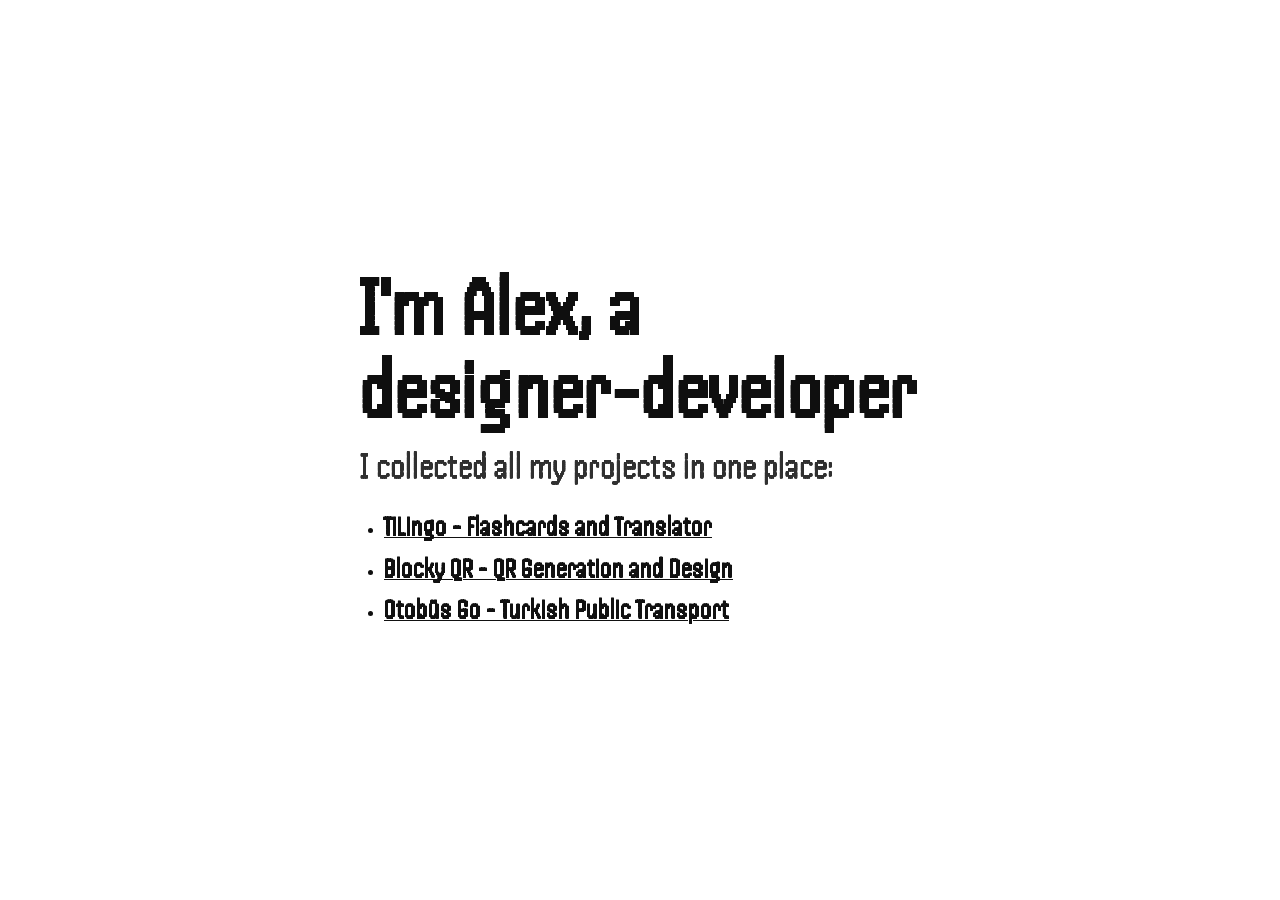
<file: index.html>
<!doctype html>
<html lang="en">
<head>
  <meta charset="utf-8">
  <meta name="viewport" content="width=device-width, initial-scale=1">
  <link rel="preconnect" href="https://fonts.googleapis.com">
  <link rel="preconnect" href="https://fonts.gstatic.com" crossorigin>
  <link href="https://fonts.googleapis.com/css2?family=Handjet:wght@400;500;700;800&display=swap" rel="stylesheet">
  <link rel="stylesheet" href="./assets/css/index.css">
  <title>Alex Projects</title>
</head>
<body>
  <main class="home">
    <h1 class="intro-title">I'm Alex, a <span class="no-break">designer-developer</span></h1>
    <p class="intro-subtitle">I collected all my projects in one place:</p>
    <ul class="project-list">
      <li><a href="https://tilingo.app" target="_blank" rel="noopener noreferrer">TiLingo - Flashcards and Translator</a></li>
      <li><a href="./blocky-qr/index.html">Blocky QR - QR Generation and Design</a></li>
      <li><a href="https://otobusgo.com" target="_blank" rel="noopener noreferrer">Otobüs Go - Turkish Public Transport</a></li>
    </ul>
  </main>
</body>
</html>
</file>
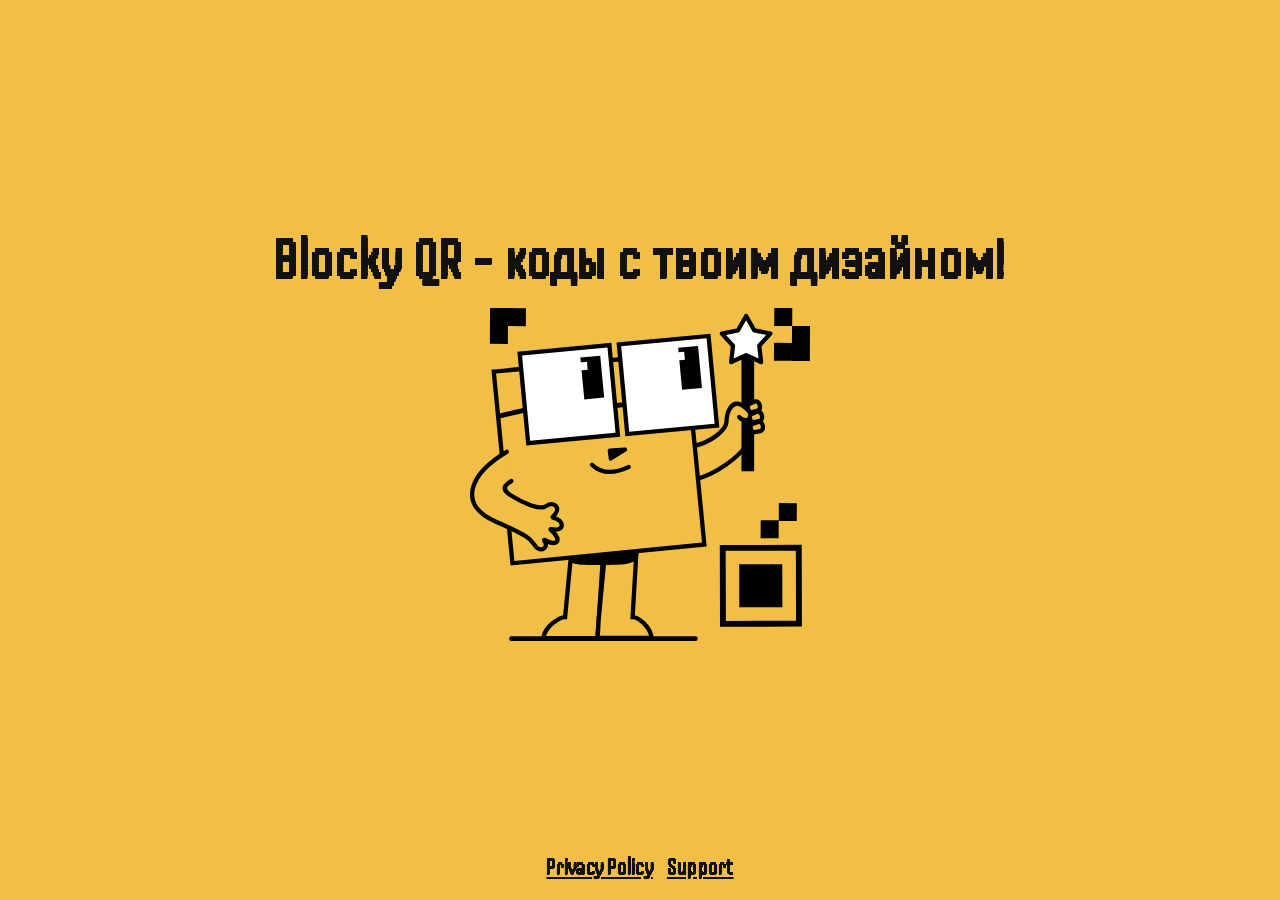
<file: blocky-qr/index.html>
<!doctype html>
<html lang="en">
<head>
  <meta charset="utf-8">
  <meta name="viewport" content="width=device-width, initial-scale=1">
  <link rel="preconnect" href="https://fonts.googleapis.com">
  <link rel="preconnect" href="https://fonts.gstatic.com" crossorigin>
  <link href="https://fonts.googleapis.com/css2?family=Handjet:wght@500;700;800&display=swap" rel="stylesheet">
  <link rel="stylesheet" href="../assets/css/qrlab.css">
  <title>Blocky QR</title>
</head>
<body>
  <main class="qrlab-home">
    <section class="hero" aria-label="Blocky QR Intro">
      <h1>Blocky QR - коды с твоим дизайном!</h1>
      <img src="../assets/images/qr lab.svg" alt="Blocky QR illustration">
    </section>
    <nav class="bottom-links" aria-label="Blocky QR links">
      <a class="bottom-link" href="./privacy/index.html">Privacy Policy</a>
      <a class="bottom-link" href="./support/index.html">Support</a>
    </nav>
  </main>
</body>
</html>
</file>
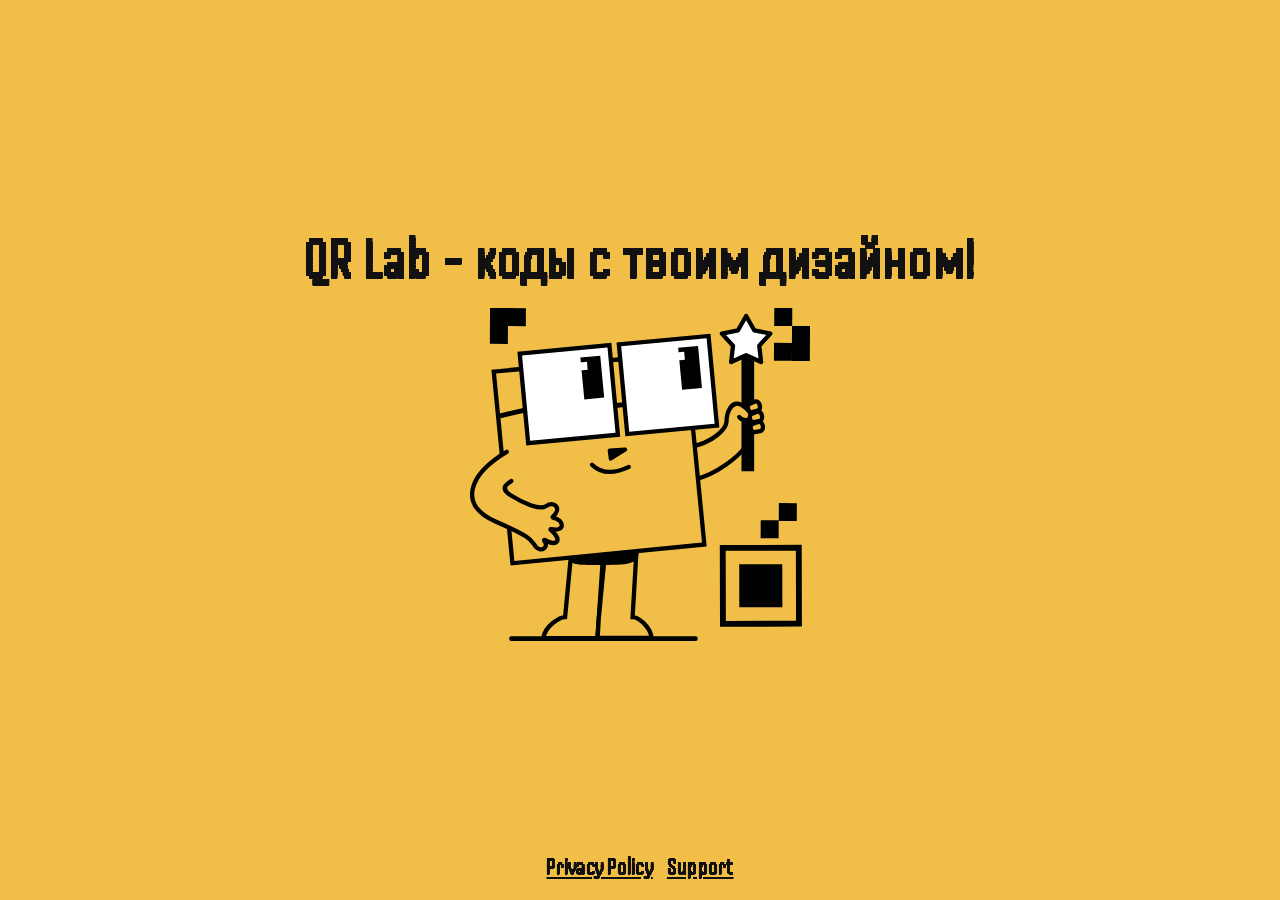
<file: qrlab/index.html>
<!doctype html>
<html lang="en">
<head>
  <meta charset="utf-8">
  <meta name="viewport" content="width=device-width, initial-scale=1">
  <link rel="preconnect" href="https://fonts.googleapis.com">
  <link rel="preconnect" href="https://fonts.gstatic.com" crossorigin>
  <link href="https://fonts.googleapis.com/css2?family=Handjet:wght@500;700;800&display=swap" rel="stylesheet">
  <link rel="stylesheet" href="../assets/css/qrlab.css">
  <title>QR Lab</title>
</head>
<body>
  <main class="qrlab-home">
    <section class="hero" aria-label="QR Lab Intro">
      <h1>QR Lab - коды с твоим дизайном!</h1>
      <img src="../assets/images/qr lab.svg" alt="QR Lab illustration">
    </section>
    <nav class="bottom-links" aria-label="QR Lab links">
      <a class="bottom-link" href="./privacy/index.html">Privacy Policy</a>
      <a class="bottom-link" href="./support/index.html">Support</a>
    </nav>
  </main>
</body>
</html>
</file>
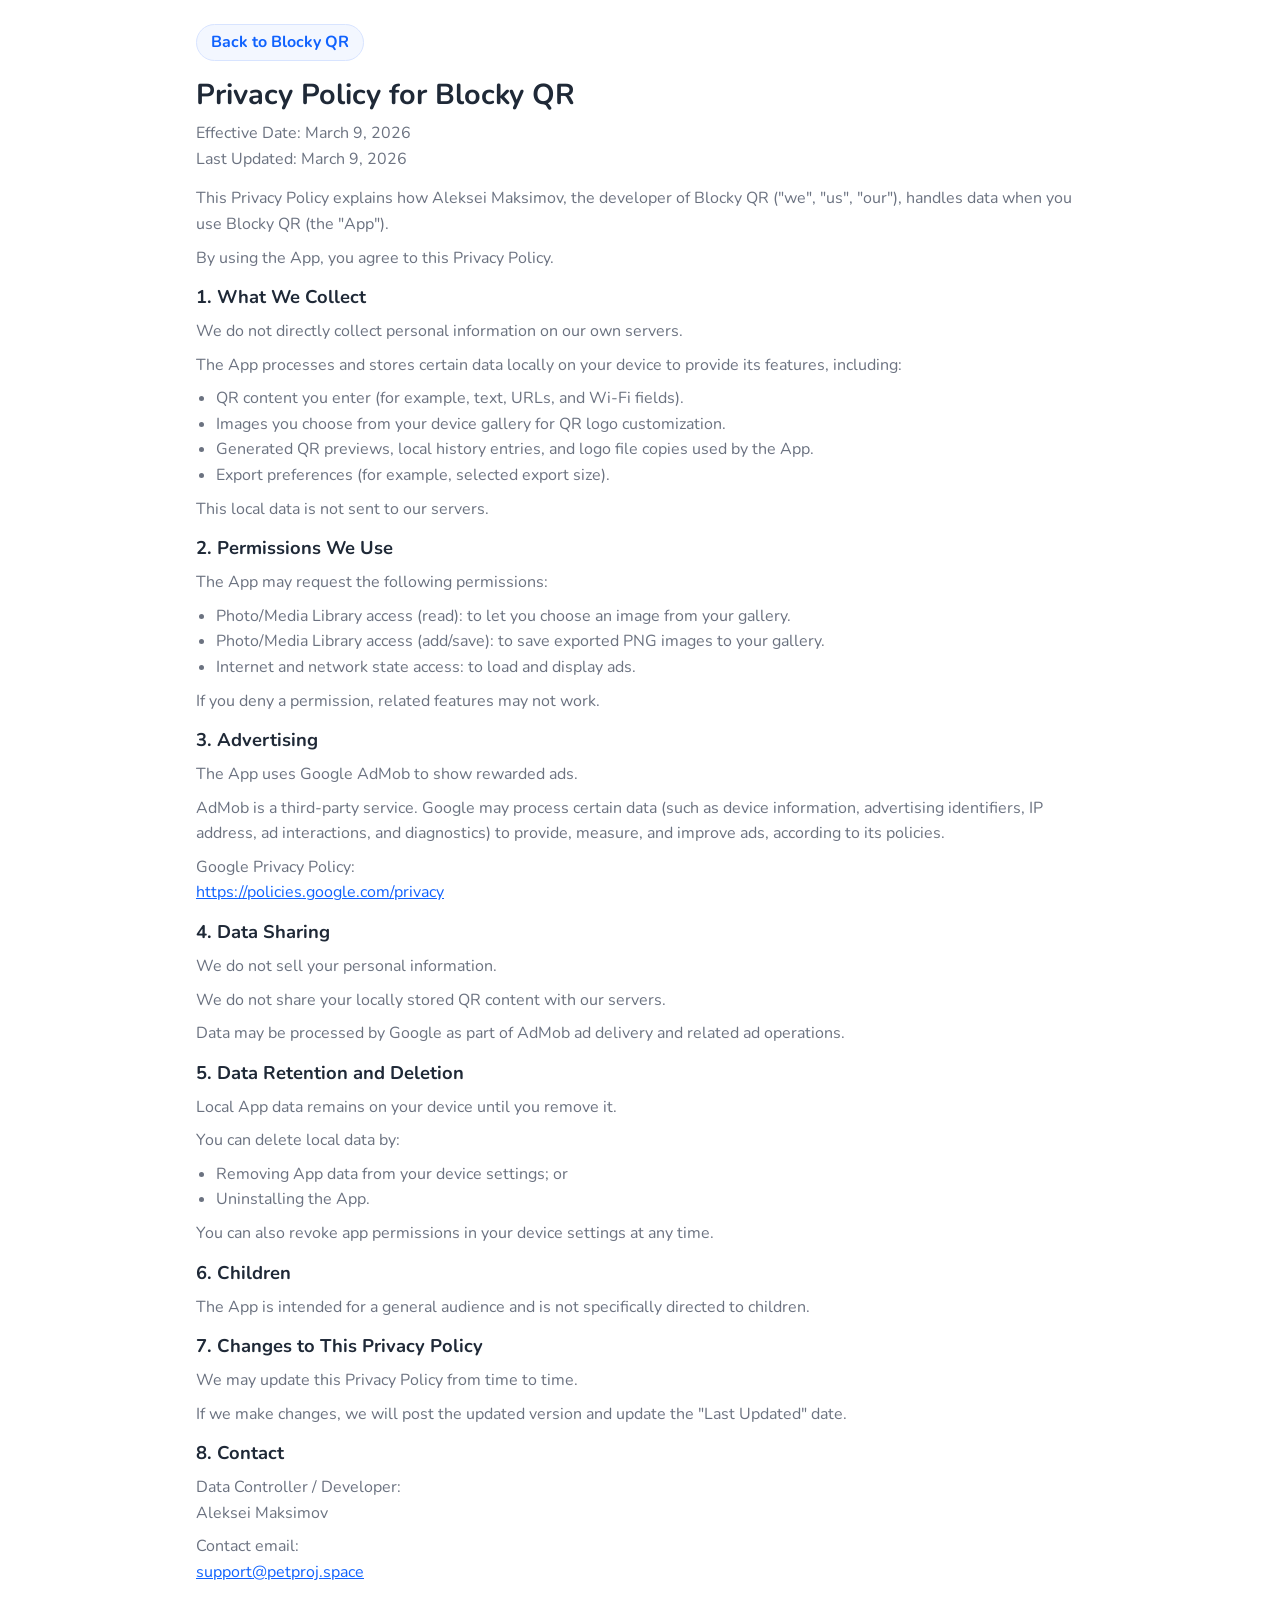
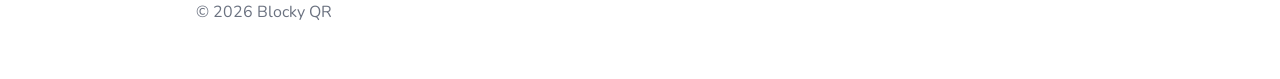
<file: blocky-qr/privacy/index.html>
<!doctype html>
<html lang="en">
<head>
  <meta charset="utf-8">
  <meta name="viewport" content="width=device-width, initial-scale=1">
  <link rel="preconnect" href="https://fonts.googleapis.com">
  <link rel="preconnect" href="https://fonts.gstatic.com" crossorigin>
  <link href="https://fonts.googleapis.com/css2?family=Nunito:wght@400;600;700&display=swap" rel="stylesheet">
  <link rel="stylesheet" href="../../assets/css/legal.css">
  <title>Privacy Policy for Blocky QR</title>
</head>
<body>
  <script>
    (function () {
      var params = new URLSearchParams(window.location.search);
      if (params.get("embedded") === "1") {
        document.body.classList.add("is-embedded");
      }
    })();
  </script>

  <div class="wrap">
    <nav class="top-nav" aria-label="Back navigation">
      <a class="back-link" href="../index.html">Back to Blocky QR</a>
    </nav>

    <header>
      <h1>Privacy Policy for Blocky QR</h1>
      <p class="meta">Effective Date: March 9, 2026<br>Last Updated: March 9, 2026</p>
    </header>

    <main>
      <section>
        <p>This Privacy Policy explains how Aleksei Maksimov, the developer of Blocky QR ("we", "us", "our"), handles data when you use Blocky QR (the "App").</p>
        <p>By using the App, you agree to this Privacy Policy.</p>
      </section>

      <section>
        <h2>1. What We Collect</h2>
        <p>We do not directly collect personal information on our own servers.</p>
        <p>The App processes and stores certain data locally on your device to provide its features, including:</p>
        <ul>
          <li>QR content you enter (for example, text, URLs, and Wi-Fi fields).</li>
          <li>Images you choose from your device gallery for QR logo customization.</li>
          <li>Generated QR previews, local history entries, and logo file copies used by the App.</li>
          <li>Export preferences (for example, selected export size).</li>
        </ul>
        <p>This local data is not sent to our servers.</p>
      </section>

      <section>
        <h2>2. Permissions We Use</h2>
        <p>The App may request the following permissions:</p>
        <ul>
          <li>Photo/Media Library access (read): to let you choose an image from your gallery.</li>
          <li>Photo/Media Library access (add/save): to save exported PNG images to your gallery.</li>
          <li>Internet and network state access: to load and display ads.</li>
        </ul>
        <p>If you deny a permission, related features may not work.</p>
      </section>

      <section>
        <h2>3. Advertising</h2>
        <p>The App uses Google AdMob to show rewarded ads.</p>
        <p>AdMob is a third-party service. Google may process certain data (such as device information, advertising identifiers, IP address, ad interactions, and diagnostics) to provide, measure, and improve ads, according to its policies.</p>
        <p>Google Privacy Policy:<br><a href="https://policies.google.com/privacy">https://policies.google.com/privacy</a></p>
      </section>

      <section>
        <h2>4. Data Sharing</h2>
        <p>We do not sell your personal information.</p>
        <p>We do not share your locally stored QR content with our servers.</p>
        <p>Data may be processed by Google as part of AdMob ad delivery and related ad operations.</p>
      </section>

      <section>
        <h2>5. Data Retention and Deletion</h2>
        <p>Local App data remains on your device until you remove it.</p>
        <p>You can delete local data by:</p>
        <ul>
          <li>Removing App data from your device settings; or</li>
          <li>Uninstalling the App.</li>
        </ul>
        <p>You can also revoke app permissions in your device settings at any time.</p>
      </section>

      <section>
        <h2>6. Children</h2>
        <p>The App is intended for a general audience and is not specifically directed to children.</p>
      </section>

      <section>
        <h2>7. Changes to This Privacy Policy</h2>
        <p>We may update this Privacy Policy from time to time.</p>
        <p>If we make changes, we will post the updated version and update the "Last Updated" date.</p>
      </section>

      <section>
        <h2>8. Contact</h2>
        <p>Data Controller / Developer:<br>Aleksei Maksimov</p>
        <p>Contact email:<br><a href="mailto:support@petproj.space">support@petproj.space</a></p>
      </section>
    </main>

    <footer>
      <p>&copy; 2026 Blocky QR</p>
    </footer>
  </div>
</body>
</html>
</file>
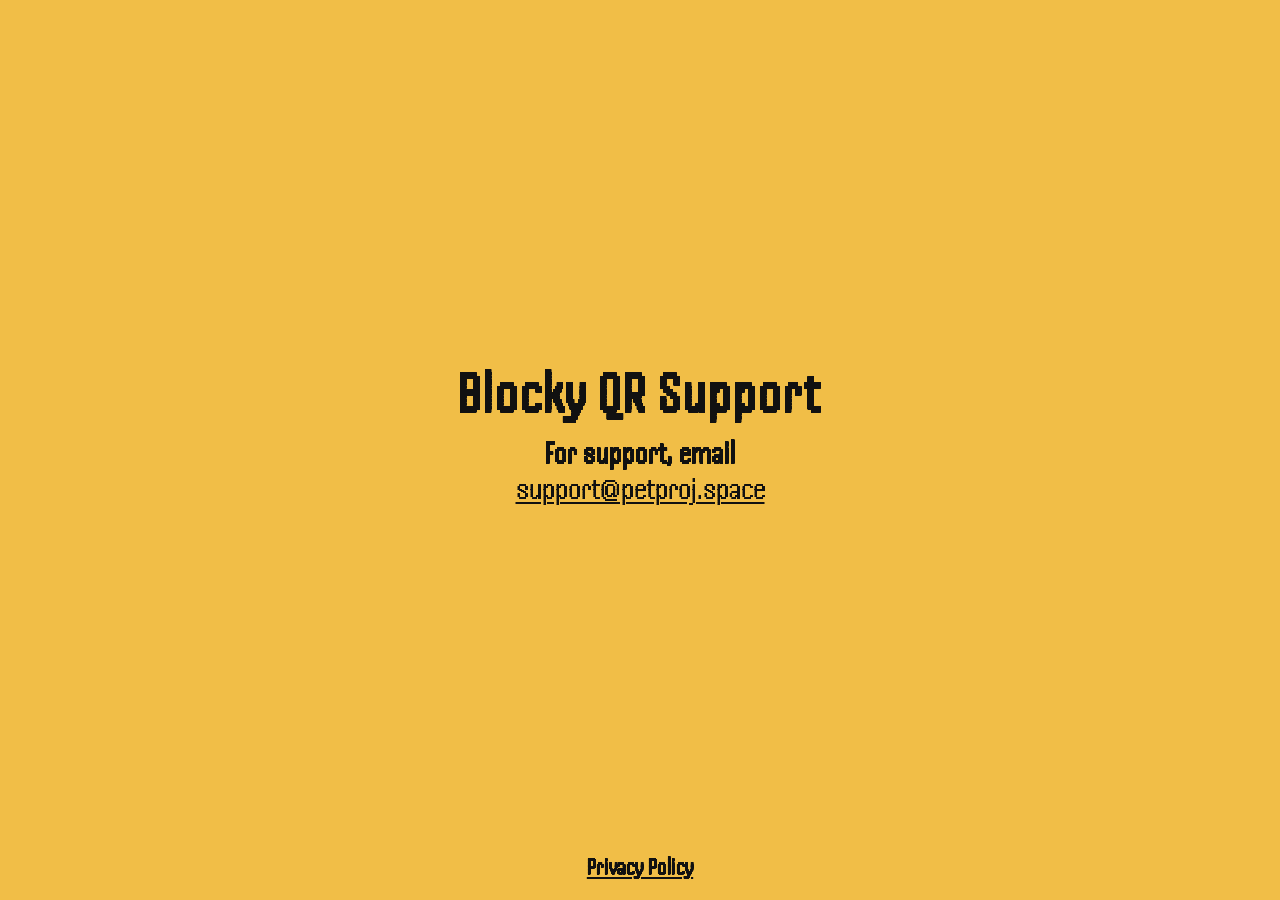
<file: blocky-qr/support/index.html>
<!doctype html>
<html lang="en">
<head>
  <meta charset="utf-8">
  <meta name="viewport" content="width=device-width, initial-scale=1">
  <link rel="preconnect" href="https://fonts.googleapis.com">
  <link rel="preconnect" href="https://fonts.gstatic.com" crossorigin>
  <link href="https://fonts.googleapis.com/css2?family=Handjet:wght@500;700;800&display=swap" rel="stylesheet">
  <link rel="stylesheet" href="../../assets/css/support.css">
  <title>Blocky QR Support</title>
</head>
<body>
  <main class="qrlab-support">
    <section class="support-copy" aria-label="Blocky QR Support">
      <h1>Blocky QR Support</h1>
      <p>For support, email <a href="mailto:support@petproj.space">support@petproj.space</a></p>
    </section>
    <a class="privacy-link" href="../privacy/index.html">Privacy Policy</a>
  </main>
</body>
</html>
</file>
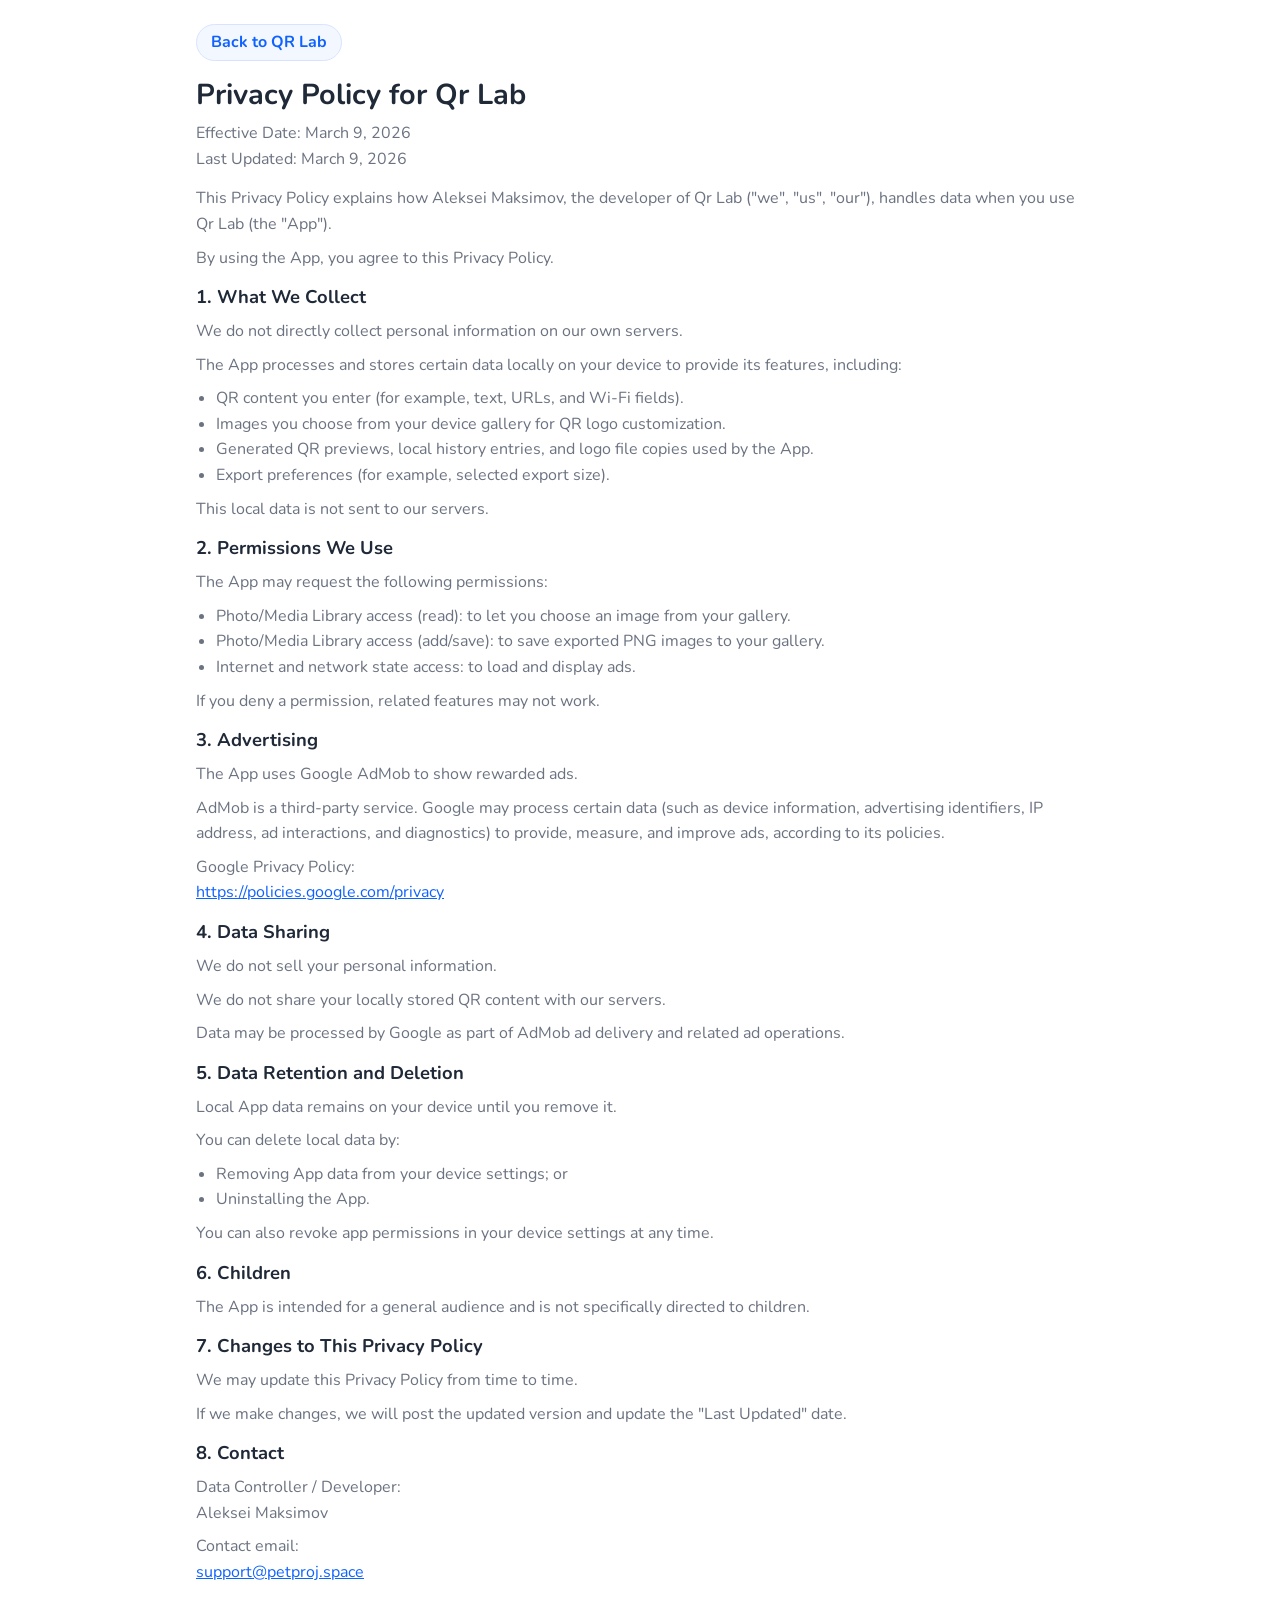
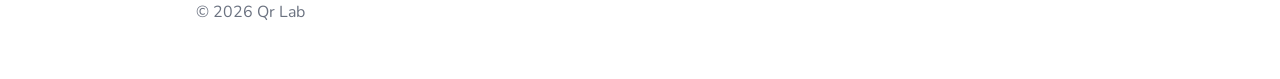
<file: qrlab/privacy/index.html>
<!doctype html>
<html lang="en">
<head>
  <meta charset="utf-8">
  <meta name="viewport" content="width=device-width, initial-scale=1">
  <link rel="preconnect" href="https://fonts.googleapis.com">
  <link rel="preconnect" href="https://fonts.gstatic.com" crossorigin>
  <link href="https://fonts.googleapis.com/css2?family=Nunito:wght@400;600;700&display=swap" rel="stylesheet">
  <link rel="stylesheet" href="../../assets/css/legal.css">
  <title>Privacy Policy for Qr Lab</title>
</head>
<body>
  <script>
    (function () {
      var params = new URLSearchParams(window.location.search);
      if (params.get("embedded") === "1") {
        document.body.classList.add("is-embedded");
      }
    })();
  </script>

  <div class="wrap">
    <nav class="top-nav" aria-label="Back navigation">
      <a class="back-link" href="../index.html">Back to QR Lab</a>
    </nav>

    <header>
      <h1>Privacy Policy for Qr Lab</h1>
      <p class="meta">Effective Date: March 9, 2026<br>Last Updated: March 9, 2026</p>
    </header>

    <main>
      <section>
        <p>This Privacy Policy explains how Aleksei Maksimov, the developer of Qr Lab ("we", "us", "our"), handles data when you use Qr Lab (the "App").</p>
        <p>By using the App, you agree to this Privacy Policy.</p>
      </section>

      <section>
        <h2>1. What We Collect</h2>
        <p>We do not directly collect personal information on our own servers.</p>
        <p>The App processes and stores certain data locally on your device to provide its features, including:</p>
        <ul>
          <li>QR content you enter (for example, text, URLs, and Wi-Fi fields).</li>
          <li>Images you choose from your device gallery for QR logo customization.</li>
          <li>Generated QR previews, local history entries, and logo file copies used by the App.</li>
          <li>Export preferences (for example, selected export size).</li>
        </ul>
        <p>This local data is not sent to our servers.</p>
      </section>

      <section>
        <h2>2. Permissions We Use</h2>
        <p>The App may request the following permissions:</p>
        <ul>
          <li>Photo/Media Library access (read): to let you choose an image from your gallery.</li>
          <li>Photo/Media Library access (add/save): to save exported PNG images to your gallery.</li>
          <li>Internet and network state access: to load and display ads.</li>
        </ul>
        <p>If you deny a permission, related features may not work.</p>
      </section>

      <section>
        <h2>3. Advertising</h2>
        <p>The App uses Google AdMob to show rewarded ads.</p>
        <p>AdMob is a third-party service. Google may process certain data (such as device information, advertising identifiers, IP address, ad interactions, and diagnostics) to provide, measure, and improve ads, according to its policies.</p>
        <p>Google Privacy Policy:<br><a href="https://policies.google.com/privacy">https://policies.google.com/privacy</a></p>
      </section>

      <section>
        <h2>4. Data Sharing</h2>
        <p>We do not sell your personal information.</p>
        <p>We do not share your locally stored QR content with our servers.</p>
        <p>Data may be processed by Google as part of AdMob ad delivery and related ad operations.</p>
      </section>

      <section>
        <h2>5. Data Retention and Deletion</h2>
        <p>Local App data remains on your device until you remove it.</p>
        <p>You can delete local data by:</p>
        <ul>
          <li>Removing App data from your device settings; or</li>
          <li>Uninstalling the App.</li>
        </ul>
        <p>You can also revoke app permissions in your device settings at any time.</p>
      </section>

      <section>
        <h2>6. Children</h2>
        <p>The App is intended for a general audience and is not specifically directed to children.</p>
      </section>

      <section>
        <h2>7. Changes to This Privacy Policy</h2>
        <p>We may update this Privacy Policy from time to time.</p>
        <p>If we make changes, we will post the updated version and update the "Last Updated" date.</p>
      </section>

      <section>
        <h2>8. Contact</h2>
        <p>Data Controller / Developer:<br>Aleksei Maksimov</p>
        <p>Contact email:<br><a href="mailto:support@petproj.space">support@petproj.space</a></p>
      </section>
    </main>

    <footer>
      <p>&copy; 2026 Qr Lab</p>
    </footer>
  </div>
</body>
</html>
</file>
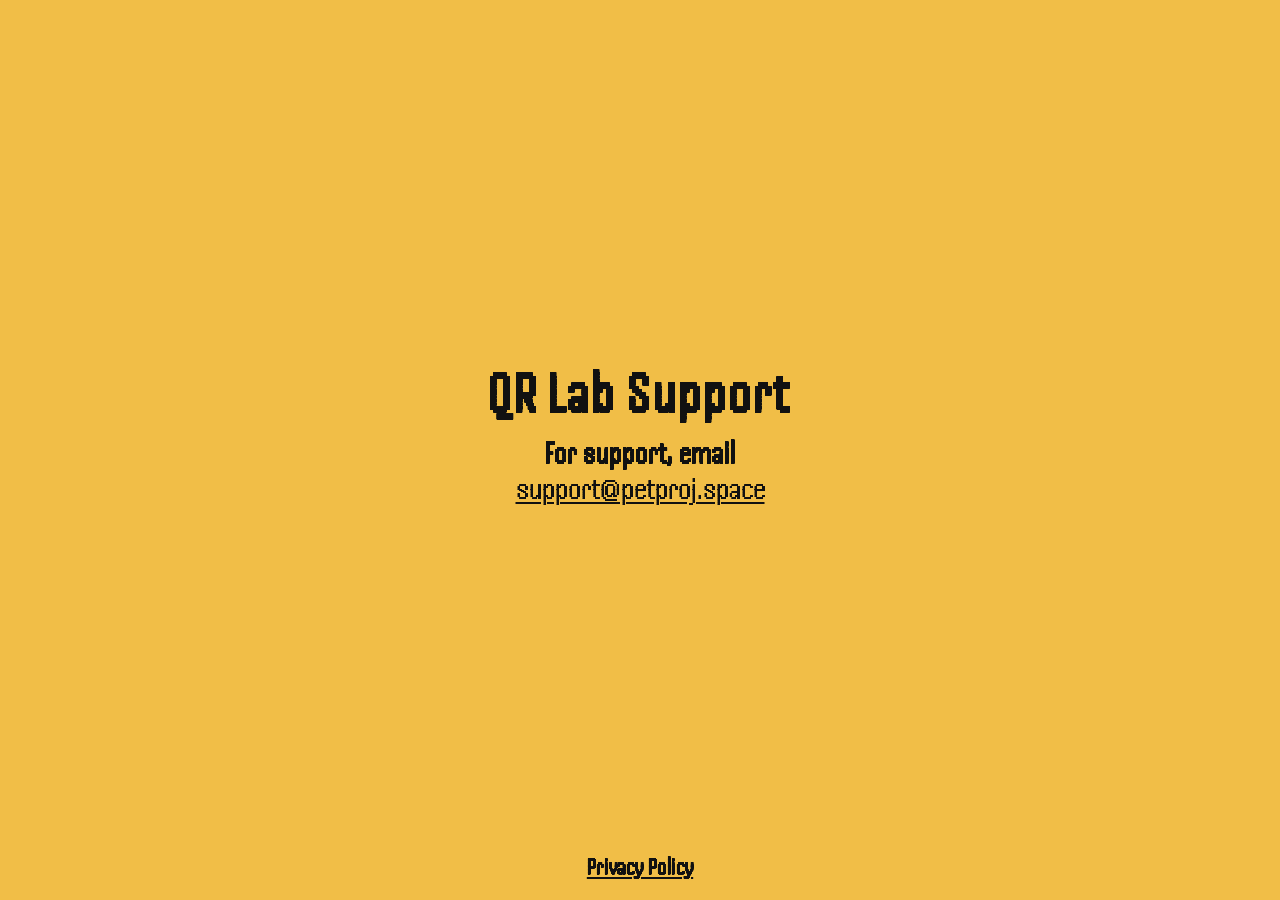
<file: qrlab/support/index.html>
<!doctype html>
<html lang="en">
<head>
  <meta charset="utf-8">
  <meta name="viewport" content="width=device-width, initial-scale=1">
  <link rel="preconnect" href="https://fonts.googleapis.com">
  <link rel="preconnect" href="https://fonts.gstatic.com" crossorigin>
  <link href="https://fonts.googleapis.com/css2?family=Handjet:wght@500;700;800&display=swap" rel="stylesheet">
  <link rel="stylesheet" href="../../assets/css/support.css">
  <title>QR Lab Support</title>
</head>
<body>
  <main class="qrlab-support">
    <section class="support-copy" aria-label="QR Lab Support">
      <h1>QR Lab Support</h1>
      <p>For support, email <a href="mailto:support@petproj.space">support@petproj.space</a></p>
    </section>
    <a class="privacy-link" href="../privacy/index.html">Privacy Policy</a>
  </main>
</body>
</html>
</file>
<file: assets/css/index.css>
:root {
  color-scheme: light;
  --bg: #ffffff;
  --text: #0f0f0f;
  --muted: #303030;
  --link: #111111;
}

* {
  box-sizing: border-box;
}

body {
  margin: 0;
  min-height: 100dvh;
  background: var(--bg);
  color: var(--text);
  font-family: "Handjet", -apple-system, BlinkMacSystemFont, "Segoe UI", Roboto, Helvetica, Arial, sans-serif;
}

.home {
  width: min(560px, calc(100vw - 44px));
  margin: 0 auto;
  min-height: 100dvh;
  display: flex;
  flex-direction: column;
  justify-content: center;
  gap: 16px;
}

.intro-title {
  margin: 0;
  font-size: clamp(2.4rem, 9vw, 5.2rem);
  line-height: 1;
  font-weight: 800;
  letter-spacing: 0.01em;
}

.no-break {
  white-space: nowrap;
}

.intro-subtitle {
  margin: 0;
  color: var(--muted);
  font-size: clamp(1.3rem, 4.6vw, 2.3rem);
  line-height: 1.05;
  font-weight: 500;
}

.project-list {
  margin: 0;
  padding-left: 24px;
  list-style: disc;
}

.project-list li {
  margin: 8px 0;
}

.project-list a {
  color: var(--link);
  text-decoration: underline;
  text-decoration-thickness: 1px;
  text-underline-offset: 2px;
  font-size: clamp(1.15rem, 4vw, 1.75rem);
  font-weight: 700;
  line-height: 1.2;
}

.project-list a:focus-visible {
  outline: 2px solid #111111;
  outline-offset: 3px;
}
</file>
<file: assets/css/qrlab.css>
:root {
  color-scheme: light;
  --bg: #f1be47;
  --text: #111111;
}

* {
  box-sizing: border-box;
}

body {
  margin: 0;
  min-height: 100dvh;
  background: var(--bg);
  color: var(--text);
  font-family: "Handjet", -apple-system, BlinkMacSystemFont, "Segoe UI", Roboto, Helvetica, Arial, sans-serif;
}

.qrlab-home {
  position: relative;
  min-height: 100dvh;
  padding: 24px 16px 56px;
  display: flex;
  align-items: center;
  justify-content: center;
}

.hero {
  display: flex;
  flex-direction: column;
  align-items: center;
  gap: 18px;
  text-align: center;
}

.hero h1 {
  margin: 0;
  font-size: clamp(2rem, 7vw, 3.6rem);
  line-height: 1.1;
  font-weight: 800;
  letter-spacing: 0.02em;
}

.hero img {
  width: min(340px, 76vw);
  height: auto;
  display: block;
}

.bottom-links {
  position: absolute;
  left: 50%;
  bottom: 20px;
  transform: translateX(-50%);
  display: flex;
  align-items: center;
  gap: 14px;
}

.bottom-link {
  color: var(--text);
  font-size: clamp(1.2rem, 3.8vw, 1.5rem);
  font-weight: 700;
  text-decoration-thickness: 2px;
  text-underline-offset: 3px;
  letter-spacing: 0.01em;
  white-space: nowrap;
}

.bottom-link:focus-visible {
  outline: 3px solid rgba(17, 17, 17, 0.3);
  outline-offset: 4px;
  border-radius: 8px;
}
</file>
<file: assets/css/legal.css>
:root {
  color-scheme: light;
  --bg: #ffffff;
  --text: #1f2937;
  --muted: #6b7280;
  --paragraph: #6b7280;
  --accent: #0f62fe;
  --max: 920px;
}

* {
  box-sizing: border-box;
}

body {
  margin: 0;
  background: var(--bg);
  color: var(--text);
  font-family: "Nunito", -apple-system, BlinkMacSystemFont, "Segoe UI", Roboto, Helvetica, Arial, sans-serif;
  font-size: 16px;
  line-height: 1.6;
}

.wrap {
  max-width: var(--max);
  margin: 0 auto;
  padding: 24px 16px 40px;
}

header,
footer,
section {
  background: transparent;
  border: none;
  border-radius: 0;
  padding: 0;
  margin-bottom: 14px;
}

h1 {
  margin: 0 0 8px;
  font-size: 1.8rem;
  line-height: 1.25;
}

h2 {
  margin: 0 0 10px;
  font-size: 1.15rem;
  line-height: 1.3;
}

h3 {
  margin: 12px 0 6px;
  font-size: 1rem;
  line-height: 1.3;
}

p,
ul {
  margin: 8px 0;
}

p {
  color: var(--paragraph);
}

ul {
  padding-left: 20px;
}

ul,
li {
  color: var(--paragraph);
}

.meta {
  color: var(--muted);
  margin: 0;
}

a {
  color: var(--accent);
}

.top-nav {
  margin-bottom: 16px;
}

body.is-embedded .top-nav {
  display: none;
}

.back-link {
  display: inline-flex;
  align-items: center;
  padding: 8px 14px;
  border-radius: 999px;
  border: 1px solid #d8e4ff;
  background: #f3f7ff;
  color: var(--accent);
  text-decoration: none;
  font-weight: 700;
  line-height: 1.2;
  transition: background 0.2s ease, border-color 0.2s ease, transform 0.2s ease;
}

.back-link:hover {
  background: #eaf1ff;
  border-color: #b9ccff;
  transform: translateY(-1px);
}

.back-link:focus-visible {
  outline: 3px solid #9eb9ff;
  outline-offset: 2px;
}

footer p {
  margin: 0;
}
</file>
<file: assets/css/support.css>
:root {
  color-scheme: light;
  --bg: #f1be47;
  --text: #111111;
}

* {
  box-sizing: border-box;
}

body {
  margin: 0;
  min-height: 100dvh;
  background: var(--bg);
  color: var(--text);
  font-family: "Handjet", -apple-system, BlinkMacSystemFont, "Segoe UI", Roboto, Helvetica, Arial, sans-serif;
}

.qrlab-support {
  position: relative;
  min-height: 100dvh;
  padding: 24px 16px 56px;
  display: flex;
  align-items: center;
  justify-content: center;
}

.support-copy {
  display: flex;
  flex-direction: column;
  align-items: center;
  gap: 12px;
  text-align: center;
}

.support-copy h1 {
  margin: 0;
  font-size: clamp(2rem, 7vw, 3.6rem);
  line-height: 1.1;
  font-weight: 800;
  letter-spacing: 0.02em;
}

.support-copy p {
  margin: 0;
  max-width: 24ch;
  font-size: clamp(1.3rem, 4.4vw, 2rem);
  line-height: 1.1;
  font-weight: 700;
}

.support-copy a {
  color: var(--text);
  font-weight: 400;
  text-decoration-thickness: 2px;
  text-underline-offset: 3px;
}

.privacy-link {
  position: absolute;
  left: 50%;
  bottom: 20px;
  transform: translateX(-50%);
  color: var(--text);
  font-size: clamp(1.2rem, 3.8vw, 1.5rem);
  font-weight: 700;
  text-decoration-thickness: 2px;
  text-underline-offset: 3px;
  letter-spacing: 0.01em;
}

.privacy-link:focus-visible {
  outline: 3px solid rgba(17, 17, 17, 0.3);
  outline-offset: 4px;
  border-radius: 8px;
}
</file>
